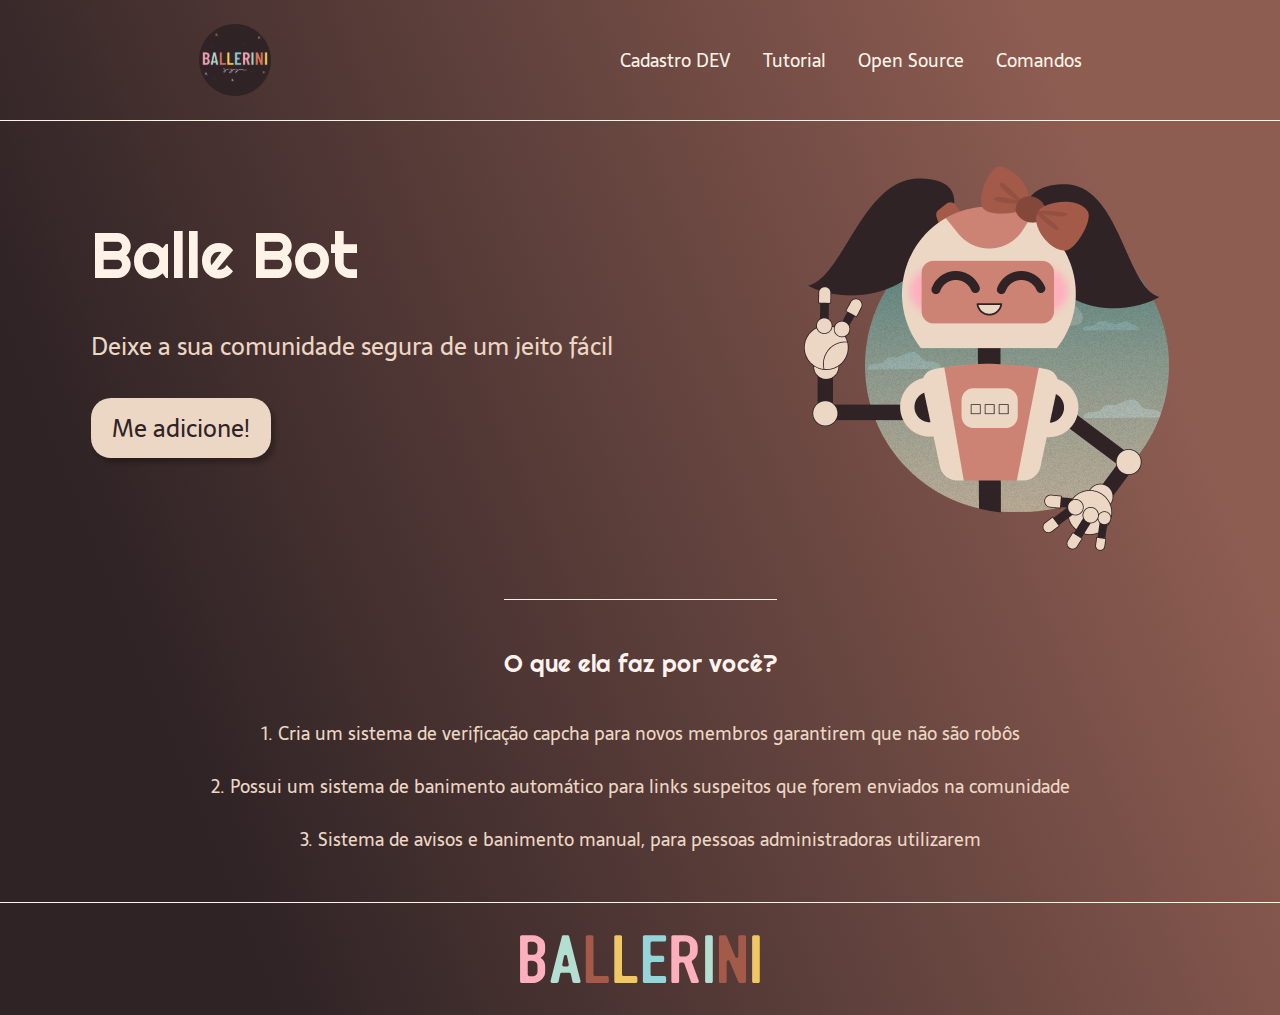
<file: index.html>
<!DOCTYPE html>
<html lang="pt-BR">

<head>
  <meta charset="UTF-8">
  <meta name="viewport" content="width=device-width, initial-scale=1.0">
  <meta name="description" content="Um bot que irá moderar e deixar a sua comunidade mais segura">
  <title>Balle Bot - Modere a sua comunidade do Discord</title>
  <link rel="stylesheet" href="css/styles.css">
</head>

<body>
  <header class="cabecalho">
    <img class="cabecalho-imagem" src="img/Vector.svg" alt="logo da comunidade Ballerini">
    <nav class="cabecalho-menu">
      <a class="cabecalho-menu-item" href="formulario.html">Cadastro DEV</a>
      <a class="cabecalho-menu-item">Tutorial</a>
      <a class="cabecalho-menu-item">Open Source</a>
      <a class="cabecalho-menu-item">Comandos</a>
    </nav>
  </header>

  <main class="conteudo">
    <section class="conteudo-principal">
      <div class="conteudo-principal-escrito">
        <h1 class="conteudo-principal-escrito-titulo">Balle Bot</h1>
        <h2 class="conteudo-principal-escrito-subtitulo">Deixe a sua comunidade segura de um jeito fácil</h2>
          <button class="conteudo-principal-escrito-botao">Me adicione!</button>
      </div>
      <img class="conteudo-principal-imagem" src="img/Group 4.png" alt="imagem da belle bot">
    </section>
    <section class="conteudo-secundario">
      <h3 class="conteudo-secundario-titulo">O que ela faz por você?</h3>
      <p class="conteudo-secundario-paragrafo">1. Cria um <strong>sistema de verificação capcha</strong> para novos membros garantirem que não são robôs</p>
      <p class="conteudo-secundario-paragrafo">2. Possui um <strong>sistema de banimento automático</strong> para links suspeitos que forem enviados na comunidade</p>
      <p class="conteudo-secundario-paragrafo">3. <strong>Sistema de avisos e banimento manual</strong>, para pessoas administradoras utilizarem</p>
    </section>
  </main>

  <footer class="rodape">
    <img class="rodape-imagem" src="img/BALLERINI.svg">
  </footer>

</body>

</html>
</file>
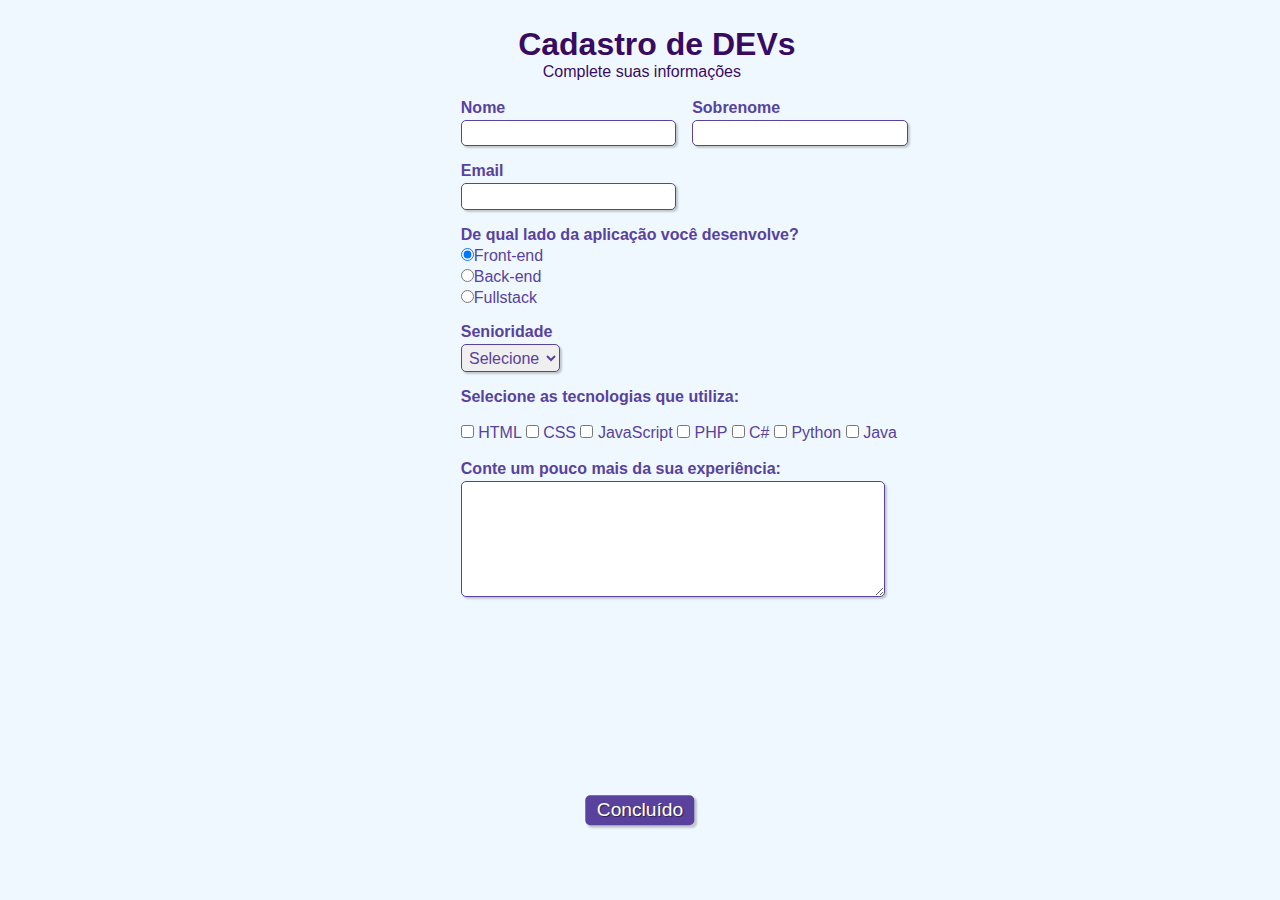
<file: formulario.html>
<!doctype html>
<html>

<head>
  <meta charset="utf-8">
  <meta name="viewport" content="width=device-width, initial-scale=1, shrink-to-fit=no">
  <link rel="stylesheet" type="text/css" href="/css/formulario.css" media="screen">
  <title>Cadastro</title>
</head>

<body>
  <div>
    <h1 id="titulo">Cadastro de DEVs</h1>
    <p id="subtitulo">Complete suas informações</p>
    <br>
  </div>
  <form>

    <fieldset class="grupo">
      <div class="campo">
        <label for="nome"><strong>Nome</strong></label>
        <input type="text" name="nome" id="nome" required>
      </div>
      <div class="campo">
        <label for="sobrenome"><strong>Sobrenome</strong></label>
        <input type="text" name="sobrenome" id="sobrenome" required>
      </div>
    </fieldset>

    <div class="campo">
      <label for="email"><strong>Email</strong></label>
      <input type="email" name="email" id="email" required>
    </div>

    <div class="campo">
      <label><strong>De qual lado da aplicação você desenvolve?</strong></label>
      <label>
        <input type="radio" name="devweb" value="frontend" checked>Front-end
      </label>
      <label>
        <input type="radio" name="devweb" value="backend">Back-end
      </label>
      <label>
        <input type="radio" name="devweb" value="fullstack">Fullstack
      </label>
    </div>

    <div class="campo">
      <label for="senioridade"><strong>Senioridade</strong></label>
      <select id="senioridade" required>
        <option selected disabled value="">Selecione</option>
        <option>Júnior</option>
        <option>Pleno</option>
        <option>Sênior</option>
      </select>
    </div>

    <fieldset class="grupo">
      <div id="check">
        <label><strong>Selecione as tecnologias que utiliza:</strong></label><br><br>
        <input type="checkbox" id="tecnologia1" name="tecnologia1" value="HTML">
        <label for="tecnologia1"> HTML</label>
        <input type="checkbox" id="tecnologia2" name="tecnologia2" value="CSS">
        <label for="tecnologia2"> CSS</label>
        <input type="checkbox" id="tecnologia3" name="tecnologia3" value="JavaScript">
        <label for="tecnologia3"> JavaScript</label>
        <input type="checkbox" id="tecnologia4" name="tecnologia4" value="PHP">
        <label for="tecnologia4"> PHP</label>
        <input type="checkbox" id="tecnologia5" name="tecnologia5" value="C#">
        <label for="tecnologia5"> C#</label>
        <input type="checkbox" id="tecnologia6" name="tecnologia6" value="Python">
        <label for="tecnologia6"> Python</label>
        <input type="checkbox" id="tecnologia7" name="tecnologia7" value="Java">
        <label for="tecnologia7"> Java</label>
      </div>
    </fieldset>

    <div class="campo">
      <br>
      <label for="experiencia"><strong>Conte um pouco mais da sua experiência: </strong></label>
      <textarea rows="6" style="width: 26em" id="experiencia" name="experiencia"></textarea>
    </div>

    <button class="botao" type="submit" onsubmit="">Concluído</button>
  </form>
</body>

</html>
</file>
<file: css/styles.css>
@import url('https://fonts.googleapis.com/css2?family=Righteous&family=Sarala&display=swap');

* {
  margin: 0;
  padding: 0;
  box-sizing: border-box;
  text-decoration: none;
}

body {
  font-size: 100%;
  background: linear-gradient(68.15deg, #2f2325 16.62%, #8e5d52 85.61%);
}

.cabecalho {
  display: flex;
  flex-direction: row;
  align-items: center;
  justify-content: space-around;
  padding: 24px;
}

.cabecalho-imagem {
  height: 72px;
}

.cabecalho-menu {
  display: flex;
  gap: 32px;
}

.cabecalho-menu-item {
  font-family: 'Sarala', sans-serif;
  color: #fff2e7;
  font-weight: 400;
  font-size: 18px;
}

.conteudo {
  margin-bottom: 48px;
  border-top: 0.4px solid #fff2e7;
}

.conteudo-principal {
  display: flex;
  flex-direction: row;
  align-items: center;
  justify-content: space-around;
}

.conteudo-principal-escrito {
  display: flex;
  flex-direction: column;
  gap: 32px;
}

.conteudo-principal-escrito-titulo {
  font-family: 'Righteous', cursive;
  font-weight: 400;
  font-size: 64px;
  color: #fff2e7;
}

.conteudo-principal-escrito-subtitulo {
  font-family: 'Sarala', sans-serif;
  font-weight: 400;
  font-size: 24px;
  color: #ecd6c4;
}

.conteudo-principal-escrito-botao {
  background-color: #ecd6c4;
  width: 180px;
  height: 60px;
  border: none;
  box-shadow: 4px 5px 4px rgba(0, 0, 0, 0.25);
  border-radius: 20px;
  font-family: 'Sarala', sans-serif;
  font-weight: 400;
  font-size: 24px;
  color: #2f2325;
}

.conteudo-principal-escrito-botao:hover {
  background-color: #fff2e7;
  color: #2f2325;
}

.conteudo-principal-imagem {
  height: 430px;
}

.conteudo-secundario {
  display: flex;
  flex-direction: column;
  align-items: center;
  gap: 24px;
  margin-top: 48px;
}

.conteudo-secundario-titulo {
  border-top: 0.4px solid #FFF2E7;
  padding-top: 48px;
  font-family: 'Righteous', cursive;
  font-weight: 400;
  font-size: 24px;
  color: #FFF2EF;
  margin-bottom: 16px;
}

.conteudo-secundario-paragrafo {
  font-family: 'Sarala', sans-serif;
  font-weight: 300;
  font-size: 18px;
  color: #ECD6C4
}

.rodape {
  padding: 32px;
  border-top: 0.4px solid #FFF2E7;
}

.rodape-imagem {
  height: 48px;
  display: block;
  margin: 0 auto;
}
</file>
<file: css/formulario.css>
* {
  margin: 0;
  padding: 0;
}

#titulo {
  font-family: sans-serif;
  color: #380B61;
  margin-left: 7%;
} 

#subtitulo {
  font-family: sans-serif;
  color: #380B61;
  margin-left: 10%;
} 

#check{
  display: inline-block;
}

fieldset {
  border: 0;
}

body{
  background-color: #F0F8FF;
  font-family: sans-serif;
  font-size: 1em;
  color: #59429d;
  margin-left: 36%;
  margin-top: 2%;
  justify-content: center;
}

input, select, textarea, button {
  font-family: sans-serif;
  font-size: 1em;
  color: #59429d;
  border-radius: 5px;
}

.grupo:before, .grupo:after {
  display: table;
}

.grupo:after {
  clear: both;
}

.campo {
  margin-bottom: 1em;
}

.campo label {
  margin-bottom: 0.2em;
  color: #59429d;
  display: block;
}

fieldset.grupo .campo {
  float:  left;
  margin-right: 1em;
}

.campo input[type="text"], .campo input[type="email"], .campo select, .campo textarea {
  padding: 0.2em;
  border: 1px solid #59429d;
  box-shadow: 2px 2px 2px rgba(0,0,0,0.2);
  display: block;
}

.campo select option {
  padding-right: 1em;
}

.campo input:focus, .campo select:focus, .campo textarea:focus {
  background: #E0E0F8;
}

.botao {
  font-size: 1.2em;
  background: #59429d;
  border: 0;
  margin-bottom: 1em;
  color: #ffffff;
  padding: 0.2em 0.6em;
  box-shadow: 2px 2px 2px rgba(0,0,0,0.2);
  text-shadow: 1px 1px 1px rgba(0,0,0,0.5);
  position: absolute;
  top: 90%;
  left: 50%;
  margin-right: -50%;
  transform: translate(-50%, -50%)
}

.botao:hover {
  background: #CCBBFF;
  box-shadow: inset 2px 2px 2px rgba(0,0,0,0.2);
  text-shadow: none;
}

.botao, select{
  cursor: pointer;
}
</file>
